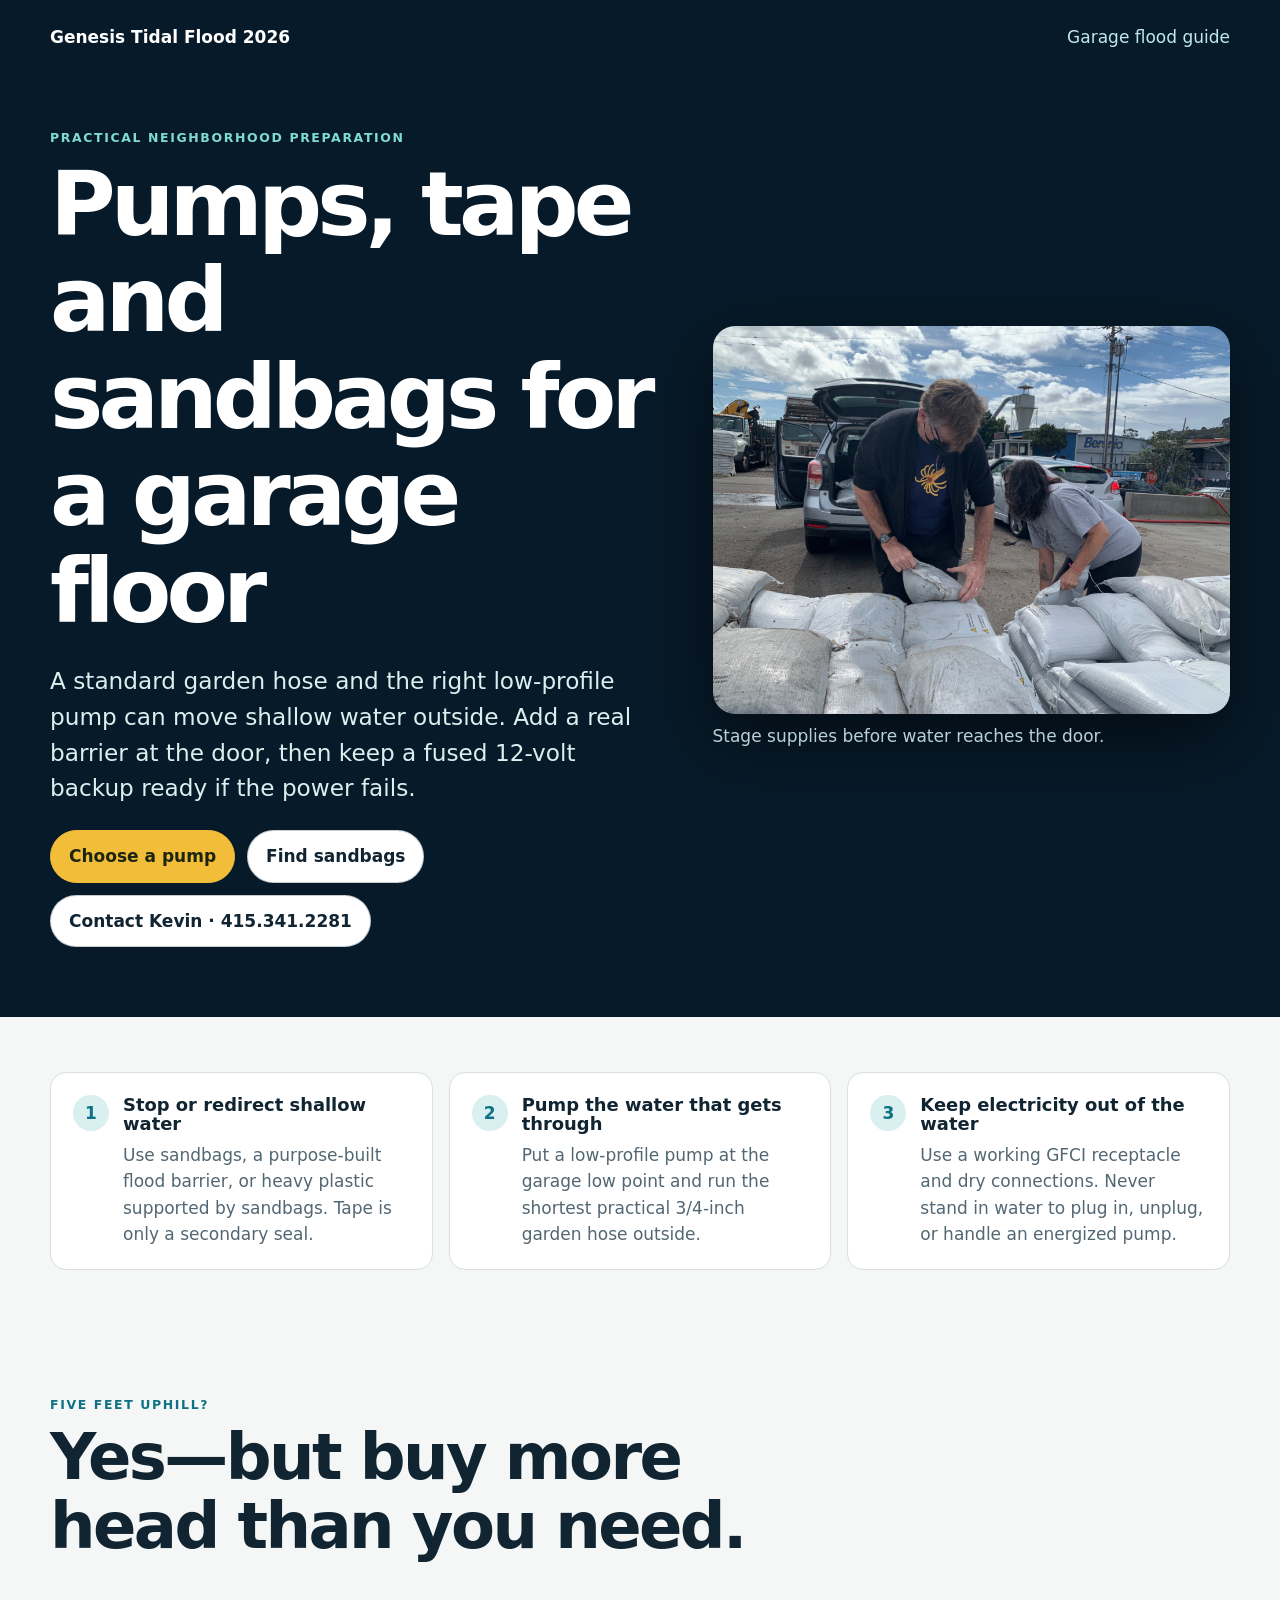
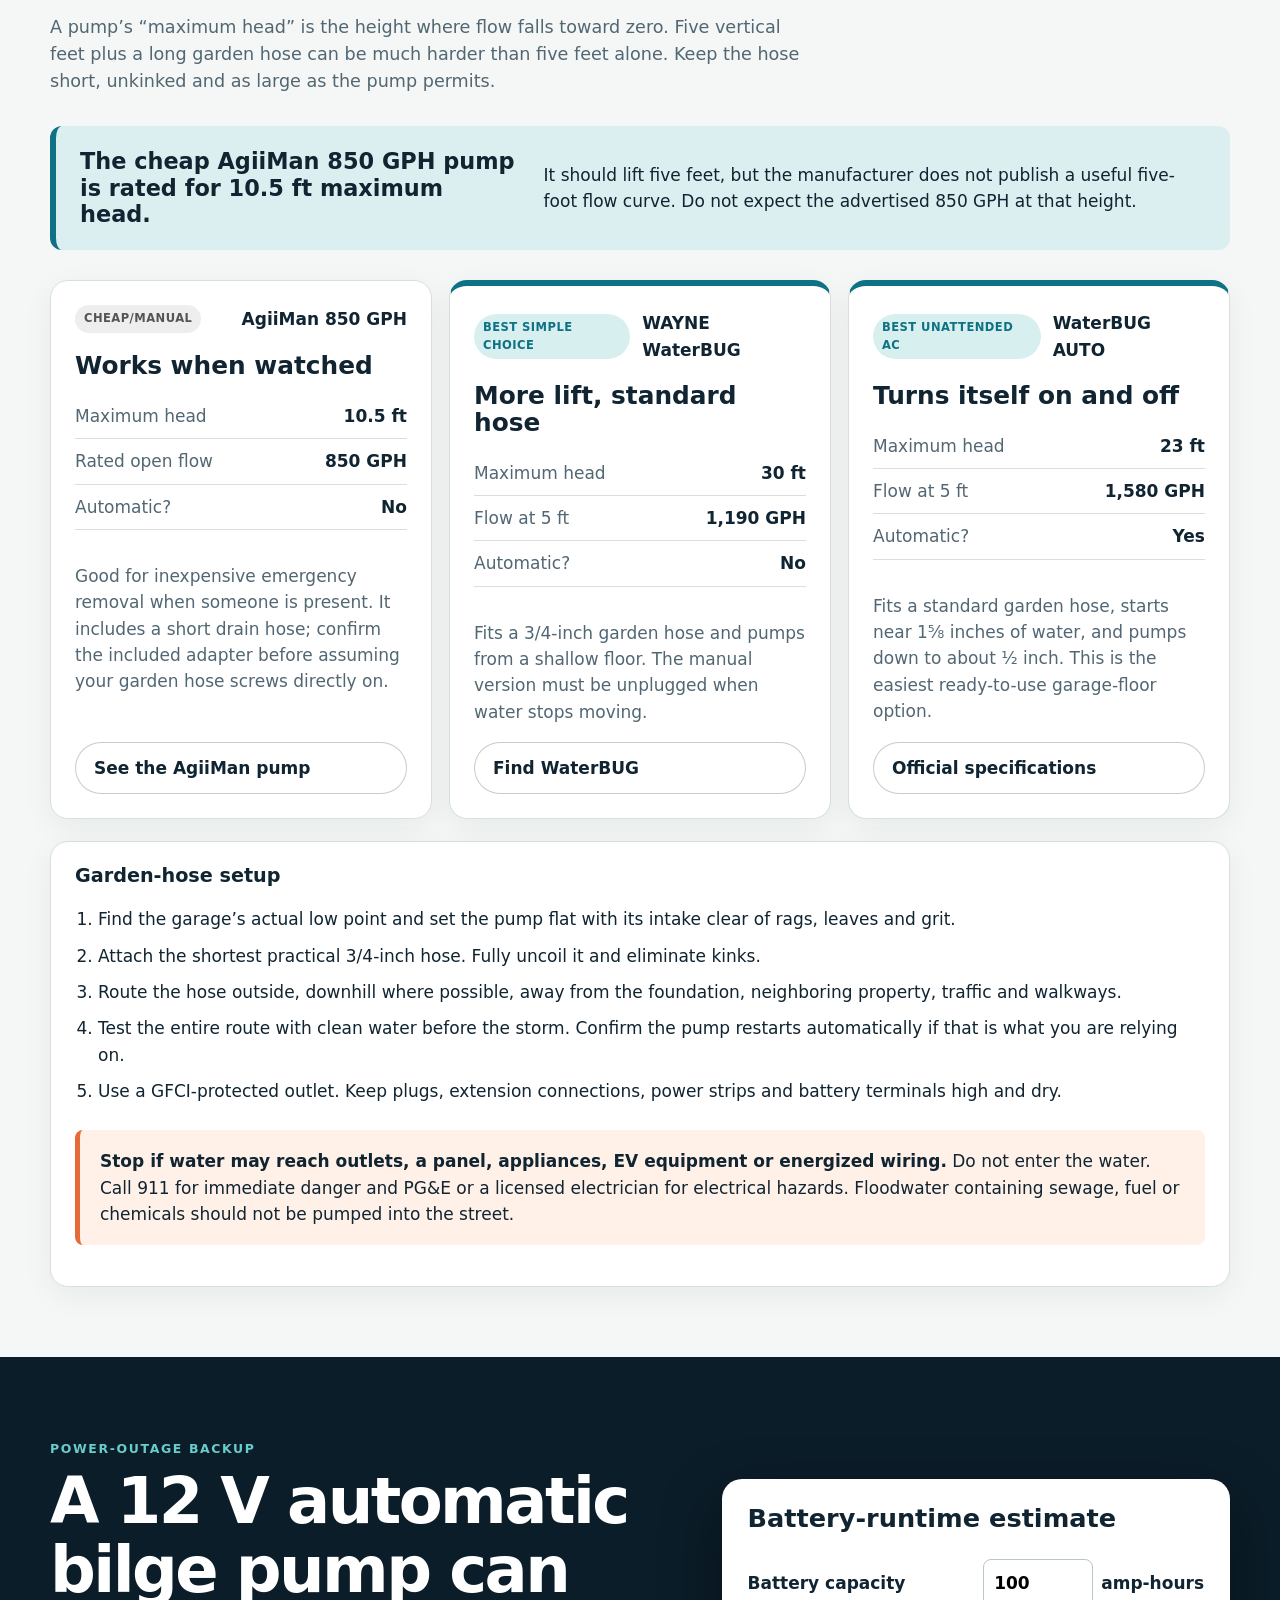
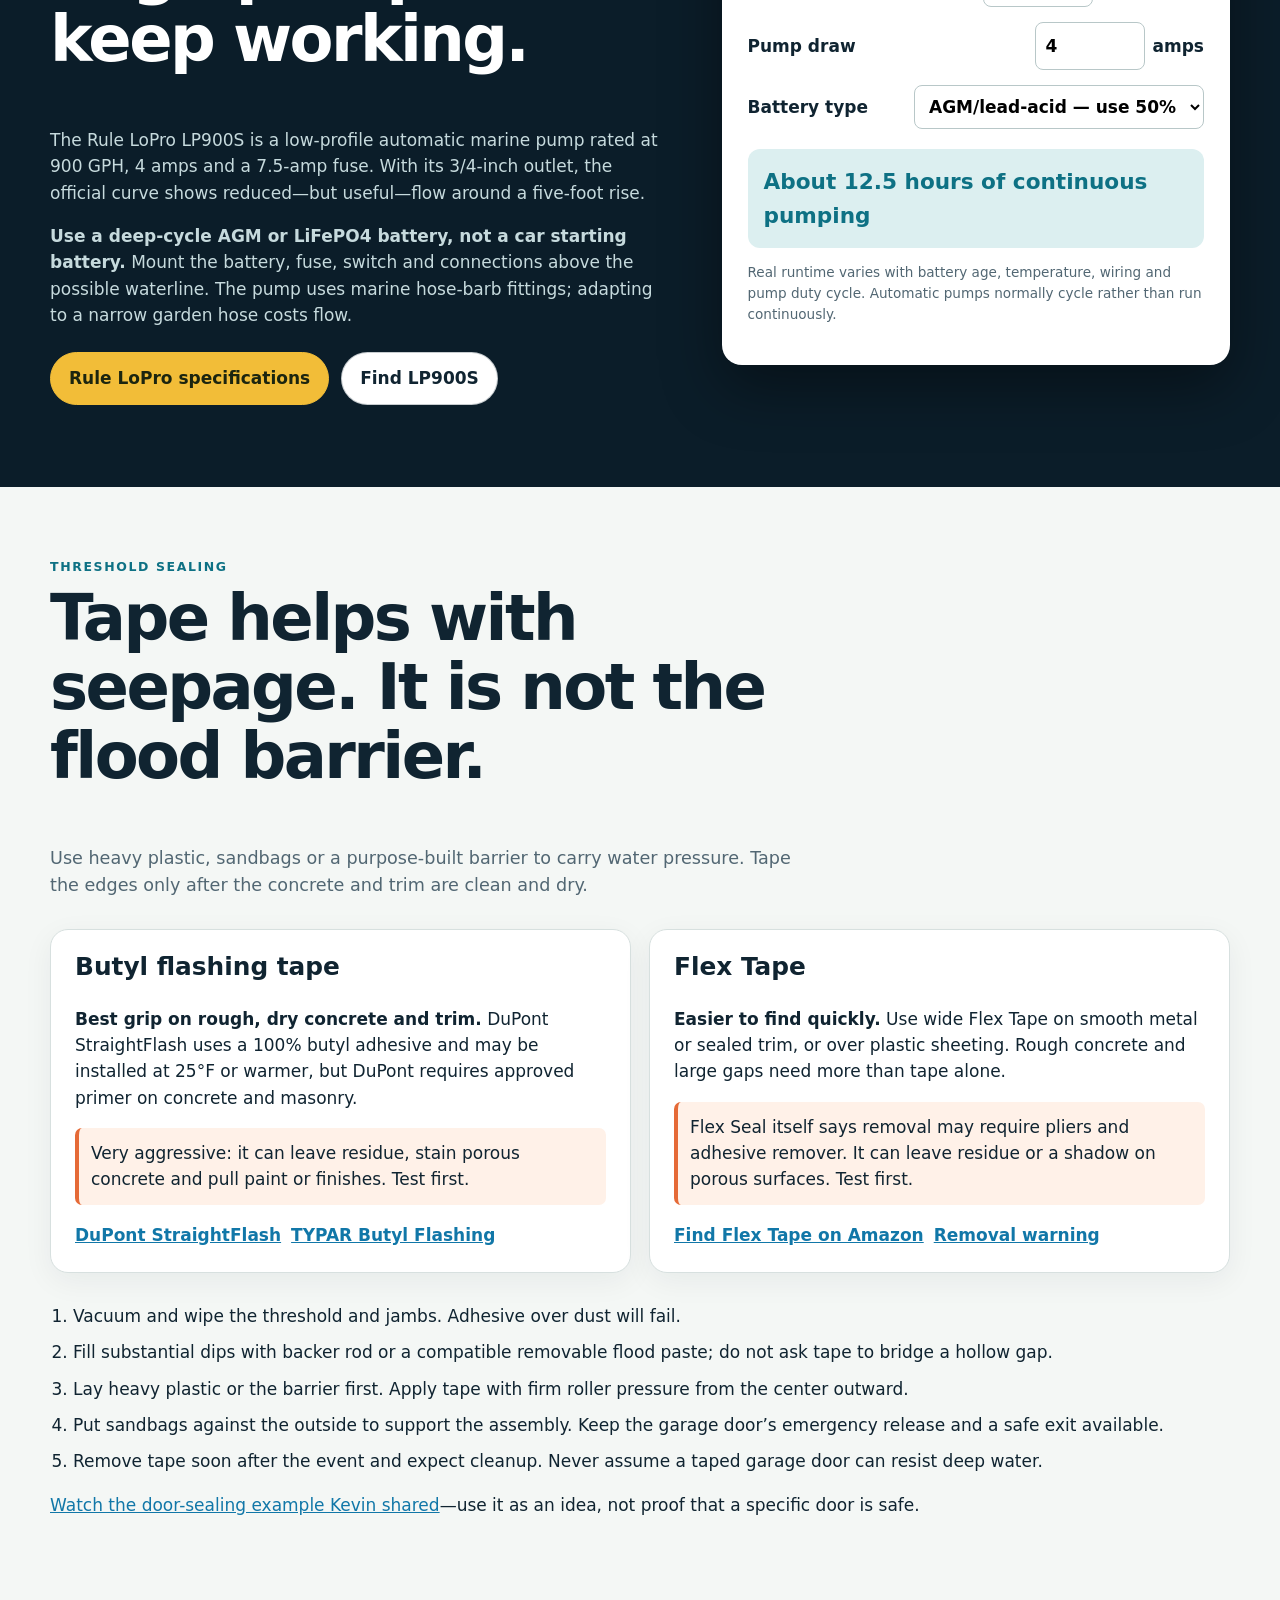
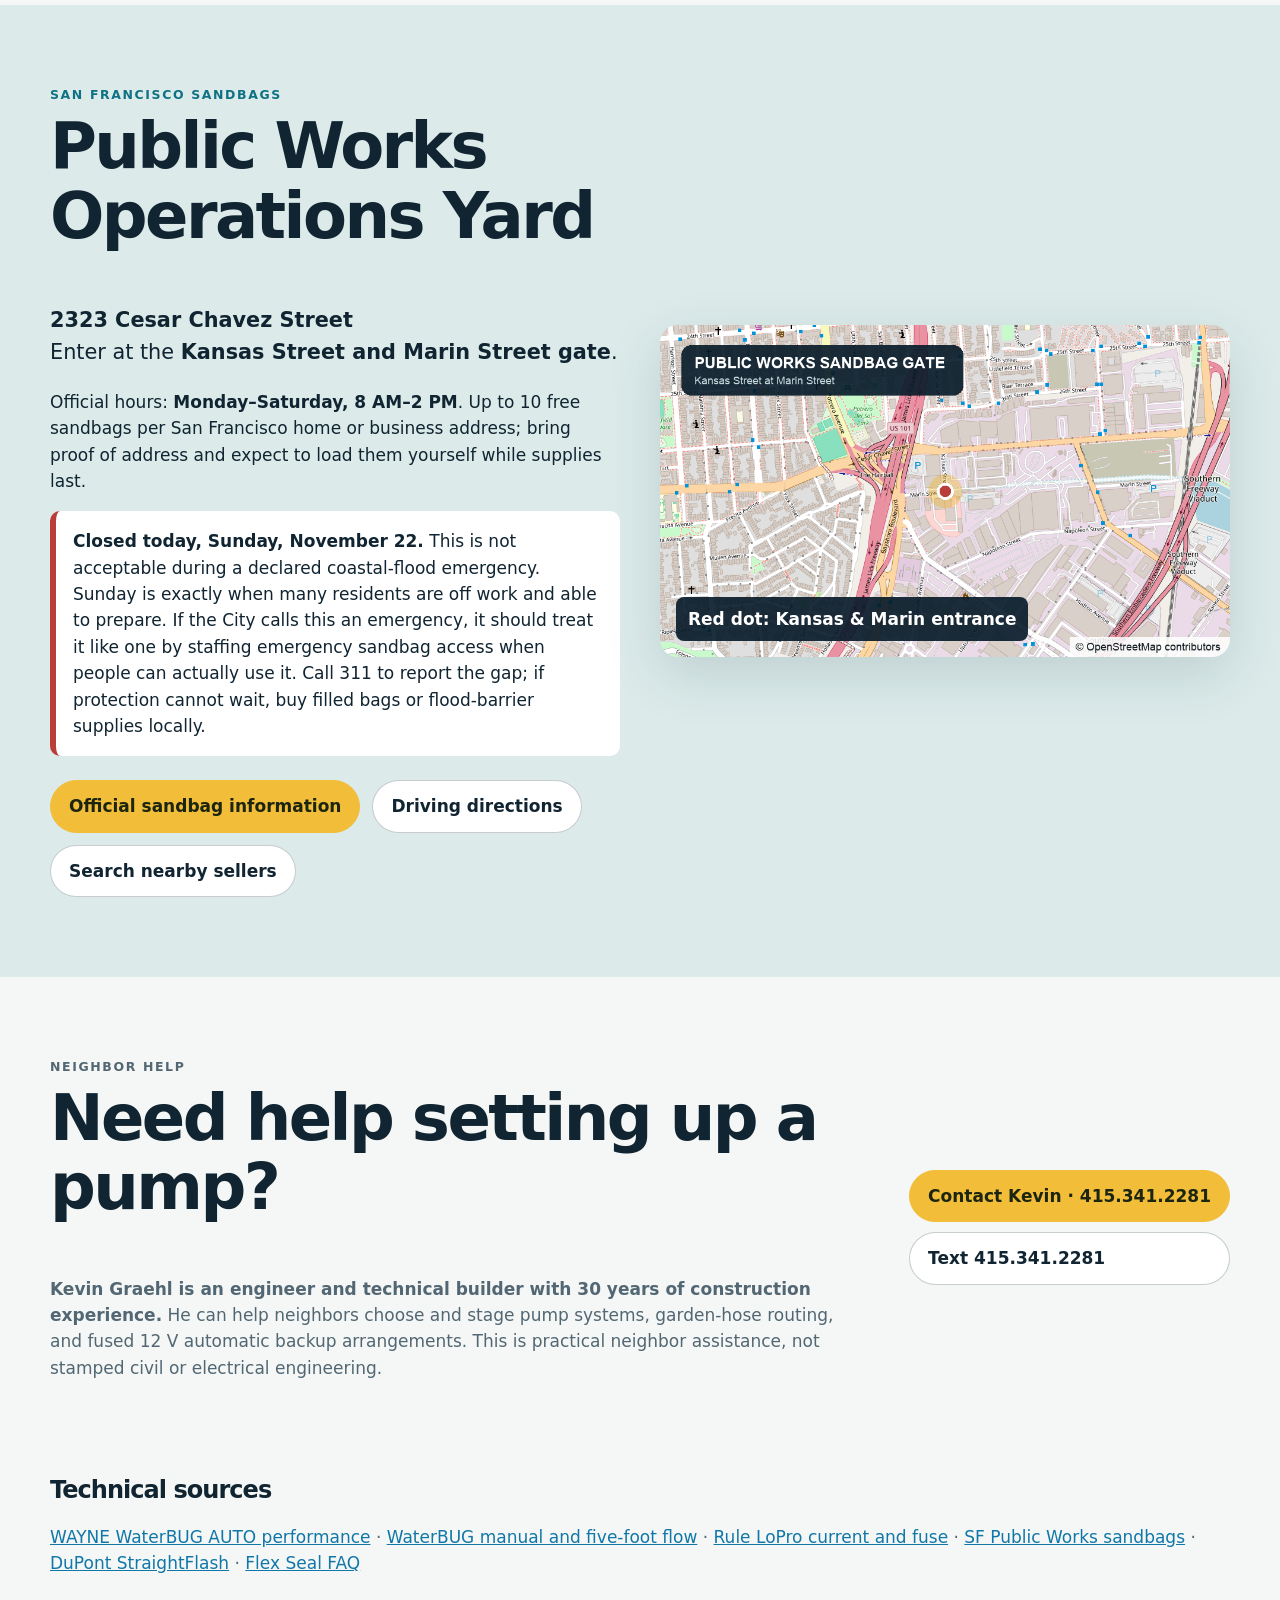
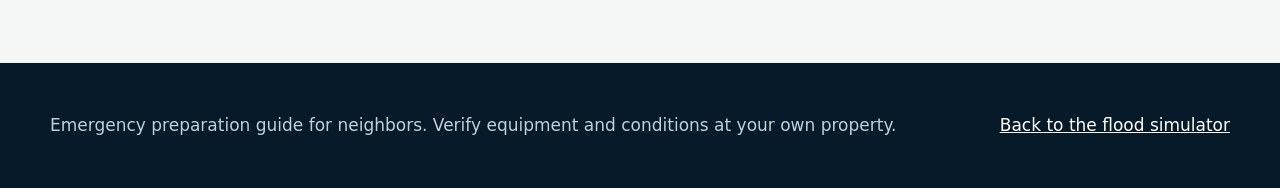
<file: garage-flood-prep/index.html>
<!doctype html>
<html lang="en">
<head>
  <meta charset="utf-8">
  <meta name="viewport" content="width=device-width,initial-scale=1">
  <title>Garage Flood Prep — Pumps, Tape & Sandbags | Genesis Tidal Flood 2026</title>
  <meta name="description" content="Practical San Francisco garage flood preparation: low-profile pumps, garden hoses, 12-volt battery backup, threshold tape, and sandbag pickup directions.">
  <link rel="canonical" href="https://kevingraehl.com/genesis-tidal-flood-2026/garage-flood-prep/">
  <link rel="stylesheet" href="../styles.css">
  <link rel="stylesheet" href="prep.css">
</head>
<body>
  <a class="skip" href="#main">Skip to the guide</a>
  <header class="prep-hero">
    <nav><a href="../">Genesis Tidal Flood 2026</a><span>Garage flood guide</span></nav>
    <div class="prep-hero-grid">
      <div>
        <p class="eyebrow">Practical neighborhood preparation</p>
        <h1>Pumps, tape and sandbags for a garage floor</h1>
        <p class="lede">A standard garden hose and the right low-profile pump can move shallow water outside. Add a real barrier at the door, then keep a fused 12-volt backup ready if the power fails.</p>
        <div class="hero-actions"><a class="button primary" href="#pumps">Choose a pump</a><a class="button" href="#sandbags">Find sandbags</a><a class="button" href="tel:+14153412281">Contact Kevin · 415.341.2281</a></div>
      </div>
      <figure><img src="sandbag-team.jpg" alt="Two neighbors stacking filled sandbags at a distribution yard"><figcaption>Stage supplies before water reaches the door.</figcaption></figure>
    </div>
  </header>

  <main id="main">
    <section class="quick wrap">
      <article><span>1</span><div><h2>Stop or redirect shallow water</h2><p>Use sandbags, a purpose-built flood barrier, or heavy plastic supported by sandbags. Tape is only a secondary seal.</p></div></article>
      <article><span>2</span><div><h2>Pump the water that gets through</h2><p>Put a low-profile pump at the garage low point and run the shortest practical 3/4-inch garden hose outside.</p></div></article>
      <article><span>3</span><div><h2>Keep electricity out of the water</h2><p>Use a working GFCI receptacle and dry connections. Never stand in water to plug in, unplug, or handle an energized pump.</p></div></article>
    </section>

    <section id="pumps" class="wrap guide-section">
      <div class="section-head"><p class="eyebrow">Five feet uphill?</p><h2>Yes—but buy more head than you need.</h2><p>A pump’s “maximum head” is the height where flow falls toward zero. Five vertical feet plus a long garden hose can be much harder than five feet alone. Keep the hose short, unkinked and as large as the pump permits.</p></div>
      <div class="answer-now"><strong>The cheap AgiiMan 850 GPH pump is rated for 10.5 ft maximum head.</strong><span>It should lift five feet, but the manufacturer does not publish a useful five-foot flow curve. Do not expect the advertised 850 GPH at that height.</span></div>
      <div class="product-grid">
        <article>
          <div class="product-top"><span class="tag cheap">Cheap/manual</span><b>AgiiMan 850 GPH</b></div>
          <h3>Works when watched</h3>
          <dl><div><dt>Maximum head</dt><dd>10.5 ft</dd></div><div><dt>Rated open flow</dt><dd>850 GPH</dd></div><div><dt>Automatic?</dt><dd>No</dd></div></dl>
          <p>Good for inexpensive emergency removal when someone is present. It includes a short drain hose; confirm the included adapter before assuming your garden hose screws directly on.</p>
          <a class="button" href="https://www.amazon.com/dp/B0CQ24CFJL" target="_blank" rel="noopener">See the AgiiMan pump</a>
        </article>
        <article class="recommended">
          <div class="product-top"><span class="tag">Best simple choice</span><b>WAYNE WaterBUG</b></div>
          <h3>More lift, standard hose</h3>
          <dl><div><dt>Maximum head</dt><dd>30 ft</dd></div><div><dt>Flow at 5 ft</dt><dd>1,190 GPH</dd></div><div><dt>Automatic?</dt><dd>No</dd></div></dl>
          <p>Fits a 3/4-inch garden hose and pumps from a shallow floor. The manual version must be unplugged when water stops moving.</p>
          <a class="button" href="https://www.amazon.com/s?k=WAYNE+WaterBUG+WWB" target="_blank" rel="noopener">Find WaterBUG</a>
        </article>
        <article class="recommended">
          <div class="product-top"><span class="tag">Best unattended AC</span><b>WaterBUG AUTO</b></div>
          <h3>Turns itself on and off</h3>
          <dl><div><dt>Maximum head</dt><dd>23 ft</dd></div><div><dt>Flow at 5 ft</dt><dd>1,580 GPH</dd></div><div><dt>Automatic?</dt><dd>Yes</dd></div></dl>
          <p>Fits a standard garden hose, starts near 1⅝ inches of water, and pumps down to about ½ inch. This is the easiest ready-to-use garage-floor option.</p>
          <a class="button" href="https://www.waynepumps.com/product/wwb-wayne-waterbug-auto/" target="_blank" rel="noopener">Official specifications</a>
        </article>
      </div>

      <div class="setup-card">
        <h3>Garden-hose setup</h3>
        <ol>
          <li>Find the garage’s actual low point and set the pump flat with its intake clear of rags, leaves and grit.</li>
          <li>Attach the shortest practical 3/4-inch hose. Fully uncoil it and eliminate kinks.</li>
          <li>Route the hose outside, downhill where possible, away from the foundation, neighboring property, traffic and walkways.</li>
          <li>Test the entire route with clean water before the storm. Confirm the pump restarts automatically if that is what you are relying on.</li>
          <li>Use a GFCI-protected outlet. Keep plugs, extension connections, power strips and battery terminals high and dry.</li>
        </ol>
        <p class="caution"><strong>Stop if water may reach outlets, a panel, appliances, EV equipment or energized wiring.</strong> Do not enter the water. Call 911 for immediate danger and PG&amp;E or a licensed electrician for electrical hazards. Floodwater containing sewage, fuel or chemicals should not be pumped into the street.</p>
      </div>
    </section>

    <section id="backup" class="dark-band">
      <div class="wrap backup-grid">
        <div>
          <p class="eyebrow">Power-outage backup</p><h2>A 12 V automatic bilge pump can keep working.</h2>
          <p>The Rule LoPro LP900S is a low-profile automatic marine pump rated at 900 GPH, 4 amps and a 7.5-amp fuse. With its 3/4-inch outlet, the official curve shows reduced—but useful—flow around a five-foot rise.</p>
          <p><strong>Use a deep-cycle AGM or LiFePO4 battery, not a car starting battery.</strong> Mount the battery, fuse, switch and connections above the possible waterline. The pump uses marine hose-barb fittings; adapting to a narrow garden hose costs flow.</p>
          <div class="hero-actions"><a class="button primary" href="https://www.xylem.com/en-us/products--services/pumps-packaged-pump-systems/pumps/submersible-pumps/bilge-pumps/lopro-bilge-pumps/" target="_blank" rel="noopener">Rule LoPro specifications</a><a class="button" href="https://www.amazon.com/s?k=Rule+LP900S+automatic+bilge+pump" target="_blank" rel="noopener">Find LP900S</a></div>
        </div>
        <form class="runtime" id="runtime-calculator">
          <h3>Battery-runtime estimate</h3>
          <label>Battery capacity<input id="battery-ah" type="number" min="10" max="400" value="100" step="5"><span>amp-hours</span></label>
          <label>Pump draw<input id="pump-amps" type="number" min="1" max="40" value="4" step="0.1"><span>amps</span></label>
          <label>Battery type<select id="battery-type"><option value="0.5">AGM/lead-acid — use 50%</option><option value="0.85">LiFePO4 — use 85%</option></select></label>
          <output id="runtime-output">About 12.5 hours of continuous pumping</output>
          <p>Real runtime varies with battery age, temperature, wiring and pump duty cycle. Automatic pumps normally cycle rather than run continuously.</p>
        </form>
      </div>
    </section>

    <section id="seal" class="wrap guide-section">
      <div class="section-head"><p class="eyebrow">Threshold sealing</p><h2>Tape helps with seepage. It is not the flood barrier.</h2><p>Use heavy plastic, sandbags or a purpose-built barrier to carry water pressure. Tape the edges only after the concrete and trim are clean and dry.</p></div>
      <div class="tape-grid">
        <article><h3>Butyl flashing tape</h3><p><strong>Best grip on rough, dry concrete and trim.</strong> DuPont StraightFlash uses a 100% butyl adhesive and may be installed at 25°F or warmer, but DuPont requires approved primer on concrete and masonry.</p><p class="warning-small">Very aggressive: it can leave residue, stain porous concrete and pull paint or finishes. Test first.</p><div class="link-row"><a href="https://www.dupont.com/products/dupont-straightflash.html" target="_blank" rel="noopener">DuPont StraightFlash</a><a href="https://www.typar.com/product/butyl-flashing/" target="_blank" rel="noopener">TYPAR Butyl Flashing</a></div></article>
        <article><h3>Flex Tape</h3><p><strong>Easier to find quickly.</strong> Use wide Flex Tape on smooth metal or sealed trim, or over plastic sheeting. Rough concrete and large gaps need more than tape alone.</p><p class="warning-small">Flex Seal itself says removal may require pliers and adhesive remover. It can leave residue or a shadow on porous surfaces. Test first.</p><div class="link-row"><a href="https://www.amazon.com/s?k=6+inch+waterproof+flex+seal" target="_blank" rel="noopener">Find Flex Tape on Amazon</a><a href="https://flexsealproducts.com/blogs/how-to/how-to-remove-flex-tape" target="_blank" rel="noopener">Removal warning</a></div></article>
      </div>
      <ol class="steps">
        <li>Vacuum and wipe the threshold and jambs. Adhesive over dust will fail.</li>
        <li>Fill substantial dips with backer rod or a compatible removable flood paste; do not ask tape to bridge a hollow gap.</li>
        <li>Lay heavy plastic or the barrier first. Apply tape with firm roller pressure from the center outward.</li>
        <li>Put sandbags against the outside to support the assembly. Keep the garage door’s emergency release and a safe exit available.</li>
        <li>Remove tape soon after the event and expect cleanup. Never assume a taped garage door can resist deep water.</li>
      </ol>
      <p><a href="https://youtu.be/tYfH6eXIKVs?si=0_Iieljk3C4oS9W_&amp;t=172" target="_blank" rel="noopener">Watch the door-sealing example Kevin shared</a>—use it as an idea, not proof that a specific door is safe.</p>
    </section>

    <section id="sandbags" class="sandbag-band">
      <div class="wrap sandbag-grid">
        <div>
          <p class="eyebrow">San Francisco sandbags</p><h2>Public Works Operations Yard</h2>
          <p class="address"><strong>2323 Cesar Chavez Street</strong><br>Enter at the <strong>Kansas Street and Marin Street gate</strong>.</p>
          <p>Official hours: <strong>Monday–Saturday, 8 AM–2 PM</strong>. Up to 10 free sandbags per San Francisco home or business address; bring proof of address and expect to load them yourself while supplies last.</p>
          <p class="closed"><strong>Closed today, Sunday, November 22.</strong> This is not acceptable during a declared coastal-flood emergency. Sunday is exactly when many residents are off work and able to prepare. If the City calls this an emergency, it should treat it like one by staffing emergency sandbag access when people can actually use it. Call 311 to report the gap; if protection cannot wait, buy filled bags or flood-barrier supplies locally.</p>
          <div class="hero-actions"><a class="button primary" href="https://sfpublicworks.org/services/sandbags" target="_blank" rel="noopener">Official sandbag information</a><a class="button" href="https://www.google.com/maps/dir/?api=1&amp;destination=37.7482529,-122.4020106" target="_blank" rel="noopener">Driving directions</a><a class="button" href="https://www.google.com/maps/search/sandbags+near+San+Francisco,+CA/" target="_blank" rel="noopener">Search nearby sellers</a></div>
        </div>
        <a class="map-card" href="https://www.google.com/maps/dir/?api=1&amp;destination=37.7482529,-122.4020106" target="_blank" rel="noopener"><img src="sandbag-yard-map.png" alt="Map with a red dot at the San Francisco Public Works sandbag gate at Kansas and Marin Streets"><span>Red dot: Kansas &amp; Marin entrance</span></a>
      </div>
    </section>

    <section class="help wrap">
      <div><p class="eyebrow">Neighbor help</p><h2>Need help setting up a pump?</h2><p><strong>Kevin Graehl is an engineer and technical builder with 30 years of construction experience.</strong> He can help neighbors choose and stage pump systems, garden-hose routing, and fused 12 V automatic backup arrangements. This is practical neighbor assistance, not stamped civil or electrical engineering.</p></div>
      <div class="contact"><a class="button primary" href="tel:+14153412281">Contact Kevin · 415.341.2281</a><a class="button" href="sms:+14153412281">Text 415.341.2281</a></div>
    </section>

    <section class="wrap sources-block"><h2>Technical sources</h2><p><a href="https://www.waynepumps.com/product/wwb-wayne-waterbug-auto/">WAYNE WaterBUG AUTO performance</a> · <a href="https://assets.unilogcorp.com/187/ITEM/DOC/WAYNE_100294666_Instruction_Installation_Manual.pdf">WaterBUG manual and five-foot flow</a> · <a href="https://www.xylem.com/en-us/products--services/pumps-packaged-pump-systems/pumps/submersible-pumps/bilge-pumps/lopro-bilge-pumps/">Rule LoPro current and fuse</a> · <a href="https://sfpublicworks.org/services/sandbags">SF Public Works sandbags</a> · <a href="https://www.dupont.com/products/dupont-straightflash.html">DuPont StraightFlash</a> · <a href="https://flexsealproducts.com/pages/faqs">Flex Seal FAQ</a></p></section>
  </main>

  <footer><div class="wrap"><p>Emergency preparation guide for neighbors. Verify equipment and conditions at your own property.</p><p><a href="../">Back to the flood simulator</a></p></div></footer>
  <script src="prep.js" defer></script>
</body>
</html>
</file>
<file: styles.css>
:root{--ink:#102431;--muted:#526773;--paper:#f4f7f5;--card:#fff;--teal:#0e7184;--blue:#1177a8;--red:#b93d38;--gold:#f0b429;--line:#d7e0df;--shadow:0 18px 55px rgba(17,43,54,.14)}*{box-sizing:border-box}html{scroll-behavior:smooth}body{margin:0;background:var(--paper);color:var(--ink);font:17px/1.55 Inter,ui-sans-serif,system-ui,-apple-system,BlinkMacSystemFont,"Segoe UI",sans-serif}.skip{position:absolute;left:-999px;top:8px;background:#fff;padding:10px;z-index:9999}.skip:focus{left:8px}a{color:var(--blue)}.wrap{width:min(1180px,calc(100% - 40px));margin-inline:auto}.hero{min-height:640px;color:#fff;background:radial-gradient(circle at 78% 28%,rgba(37,181,184,.32),transparent 34%),linear-gradient(145deg,#071a29 5%,#0e5268 58%,#188d8b);position:relative;overflow:hidden}.hero:after{content:"";position:absolute;inset:auto -10% -38% 28%;height:70%;background:linear-gradient(145deg,transparent 45%,rgba(255,255,255,.12) 46%,transparent 47%),repeating-linear-gradient(0deg,transparent 0 31px,rgba(255,255,255,.055) 32px 33px);transform:rotate(-7deg)}nav{width:min(1180px,calc(100% - 40px));margin:auto;display:flex;justify-content:space-between;padding:24px 0;position:relative;z-index:2}nav a{color:#fff;text-decoration:none;font-weight:750}nav span{color:#bfe8e8}.hero-copy{width:min(950px,calc(100% - 40px));margin:78px auto 0;position:relative;z-index:2}.eyebrow{text-transform:uppercase;letter-spacing:.13em;font-size:.78rem;font-weight:850;color:#0e7184;margin:0 0 8px}.hero .eyebrow{color:#98e1df}h1,h2,h3{line-height:1.08;margin-top:0}h1{font-size:clamp(3rem,8vw,6.8rem);letter-spacing:-.055em;margin-bottom:22px;max-width:900px}h2{font-size:clamp(2.2rem,5vw,4.2rem);letter-spacing:-.04em}h3{font-size:1.2rem}.lede{font-size:clamp(1.1rem,2.2vw,1.45rem);max-width:780px;color:#d9f0ef}.warning{display:flex;gap:14px;align-items:center;background:#fff3d0;color:#432d00;border-left:5px solid var(--gold);padding:14px 18px;max-width:850px;margin:28px 0;border-radius:8px}.warning strong{white-space:nowrap}.hero-actions,.downloads,.sources{display:flex;flex-wrap:wrap;gap:12px;margin-top:24px}.button{appearance:none;border:1px solid rgba(16,36,49,.23);background:#fff;color:var(--ink);border-radius:999px;padding:12px 18px;font:inherit;font-weight:780;text-decoration:none;cursor:pointer}.button.primary{background:#f2bd38;border-color:#f2bd38;color:#1c250f}.hero .button:not(.primary){background:transparent;border-color:rgba(255,255,255,.5);color:#fff}.answers,.evidence,.action,.methods{padding:90px 0}.section-head{max-width:760px}.answer-grid{display:grid;grid-template-columns:repeat(4,1fr);gap:16px;margin-top:34px}.answer-grid article,.mechanism-grid article{background:var(--card);padding:24px;border:1px solid var(--line);border-radius:18px;box-shadow:0 7px 25px rgba(16,36,49,.05)}.answer-grid article>span{display:grid;place-items:center;width:34px;height:34px;border-radius:50%;background:#daf0f0;color:var(--teal);font-weight:900}.answer-grid strong{display:block;font-size:1.5rem;color:var(--teal)}.answer-grid p{color:var(--muted);margin-bottom:0}.caution{background:#fff1e8;border-left:5px solid #e56a37;padding:18px 20px;border-radius:8px;margin-top:26px}.map-section{background:#0b1d29;color:#fff;padding-top:78px}.map-copy{display:grid;grid-template-columns:1fr 1fr;gap:60px;align-items:end;margin-bottom:26px}.map-copy .eyebrow{color:#67ccca}.map-copy p{color:#c6dadd}.sim-controls{display:grid;grid-template-columns:1fr auto;gap:10px;align-items:end}.sim-controls label{grid-column:1/-1;color:#b7d1d9;font-size:.9rem}.sim-controls select{grid-column:1/-1;background:#fff;color:var(--ink);border:0;border-radius:10px;padding:13px 14px;font:inherit}.map-shell{position:relative}.map-shell #map{height:min(75vh,780px);min-height:570px;background:#cde0e0}.legend{position:absolute;z-index:500;bottom:24px;left:20px;background:rgba(255,255,255,.94);color:var(--ink);padding:9px 12px;border-radius:9px;display:flex;align-items:center;gap:8px;font-size:.78rem;box-shadow:var(--shadow)}.legend i{display:block;width:130px;height:10px;background:linear-gradient(90deg,#0b4d79,#178eb2,#4cc9a2,#d7d85b,#f4a340,#d95b43,#7b2c4a)}.scenario-note{position:absolute;z-index:500;top:18px;left:50%;transform:translateX(-50%);max-width:min(700px,90%);background:rgba(8,29,42,.91);padding:12px 16px;border-radius:10px;text-align:center;font-size:.9rem}.leaflet-popup-content{font:14px/1.4 Inter,system-ui,sans-serif}.leaflet-popup-content h3{margin:0 0 7px}.map-report{border-left:4px solid #f0b429;padding-left:9px}.table-wrap{overflow-x:auto;background:#fff;border-radius:16px;border:1px solid var(--line);margin-top:30px}table{border-collapse:collapse;width:100%;min-width:680px}th,td{text-align:left;padding:15px 17px;border-bottom:1px solid var(--line)}th{font-size:.8rem;text-transform:uppercase;letter-spacing:.07em;color:var(--muted)}td:nth-child(n+2){font-variant-numeric:tabular-nums}.downloads a,.sources a{background:#e5efee;border-radius:999px;padding:9px 13px;text-decoration:none;font-weight:700}.evidence figure{margin:44px 0 0}.evidence img{display:block;width:100%;background:#fff;border:1px solid var(--line);border-radius:18px}.evidence figcaption{color:var(--muted);margin-top:10px}.mechanisms{background:#dcebea;padding:90px 0}.mechanism-grid{display:grid;grid-template-columns:repeat(4,1fr);gap:16px}.mechanism-grid article{box-shadow:none}.action ol{display:grid;gap:12px;padding-left:24px;max-width:900px}.action li{padding-left:8px}.methods{border-top:1px solid var(--line)}.methods>p{max-width:900px;color:var(--muted)}footer{background:#071a29;color:#bed1d8;padding:32px 0}footer .wrap{display:flex;justify-content:space-between;gap:20px}footer a{color:#fff}dialog{border:0;border-radius:18px;padding:0;box-shadow:var(--shadow);width:min(610px,calc(100% - 28px));color:var(--ink)}dialog::backdrop{background:rgba(3,18,28,.72)}dialog form{padding:28px;position:relative}dialog .close{position:absolute;right:14px;top:10px;border:0;background:transparent;font-size:2rem;cursor:pointer}dialog label{display:grid;gap:5px;font-weight:700;margin:14px 0}dialog input,dialog select,dialog textarea{width:100%;font:inherit;padding:11px 12px;border:1px solid #b8c7c8;border-radius:8px;background:#fff}dialog textarea{min-height:115px;resize:vertical}.two{display:grid;grid-template-columns:1fr 1fr;gap:12px}.honeypot{position:absolute!important;left:-9999px!important}.form-status{min-height:1.4em;color:var(--red);font-weight:700}@media(max-width:900px){.answer-grid,.mechanism-grid{grid-template-columns:1fr 1fr}.map-copy{grid-template-columns:1fr}.hero-copy{margin-top:48px}.hero{min-height:700px}}@media(max-width:620px){body{font-size:16px}.wrap{width:min(100% - 26px,1180px)}.answer-grid,.mechanism-grid{grid-template-columns:1fr}.warning{align-items:flex-start;flex-direction:column}.sim-controls{grid-template-columns:1fr}.sim-controls .button{width:100%}.map-shell #map{min-height:560px}.scenario-note{top:10px;font-size:.78rem}.legend{bottom:14px;left:12px}.legend i{width:70px}.two{grid-template-columns:1fr}footer .wrap{flex-direction:column}nav span{display:none}}

/* Continuous flood slider and contained map. */
.map-copy{grid-template-columns:minmax(0,.8fr) minmax(520px,1.2fr);align-items:start;margin-bottom:34px}
.map-copy h2{margin-bottom:16px}
.sim-controls{display:block;background:#132b39;border:1px solid rgba(255,255,255,.12);border-radius:18px;padding:22px}
.water-readout{display:flex;align-items:baseline;justify-content:space-between;gap:18px;margin-bottom:12px}
.water-readout output{font-size:clamp(1.75rem,4vw,3.2rem);font-weight:900;color:#fff;letter-spacing:-.04em}
.water-readout span{color:#8de0de;font-weight:800;text-align:right}
.sim-controls>label{display:block;margin:0 0 8px;color:#bdd4db;font-size:.9rem}
#water-slider{display:block;width:100%;accent-color:#38a8e8;cursor:ew-resize}
.scale-labels{height:142px;position:relative;margin:4px 8px 0;color:#a9c3cc;font-size:.67rem;line-height:1.15}
.scale-labels>span{position:absolute;left:var(--p);top:0;width:105px;transform:translateX(-50%);text-align:center}
.scale-labels i{display:block;width:2px;height:16px;background:#c5d8df;margin:0 auto 3px}
.scale-labels b{color:#fff}
.scale-labels .slr{top:48px;color:#e7c980}
.scale-labels .slr i{background:#e7c980}
.scale-labels .astronomical{top:94px}
.scale-labels .forecast{top:0;color:#6be1dd;font-weight:800}
.scale-labels .forecast i{background:#6be1dd;width:4px;height:22px}
.scale-labels .record{top:50px;color:#f0b429}
.scale-labels .record i{background:#f0b429}
.scale-labels .extreme{color:#ff9d78;font-weight:850}
.scale-labels .extreme i{background:#ff7048;width:4px;height:22px}
.sim-actions{display:flex;flex-wrap:wrap;gap:9px}
.sim-actions .button{flex:1 1 170px}
.sim-actions .extreme-button{background:#ff7048;border-color:#ff7048;color:#171d20}
.terrain-toggle{margin-top:15px!important;color:#c2d5dc!important;cursor:pointer}
.terrain-toggle input{margin-right:7px}
.terrain-toggle small{font-size:.78rem;color:#91aeb8}
.map-shell{width:min(1180px,calc(100% - 40px));margin:0 auto;border:1px solid rgba(255,255,255,.18);border-radius:20px;overflow:hidden;box-shadow:0 22px 60px rgba(0,0,0,.32)}
.map-shell #map{height:clamp(430px,58vh,650px);min-height:0;background:#cde0e0}
.map-key{position:absolute;z-index:500;left:16px;bottom:16px;display:flex;flex-wrap:wrap;gap:10px;background:rgba(255,255,255,.94);color:var(--ink);padding:9px 12px;border-radius:10px;font-size:.78rem;font-weight:750;box-shadow:var(--shadow)}
.map-key span{display:flex;align-items:center;gap:6px}.map-key i{display:block;width:14px;height:14px;border-radius:50%}
.map-key .water{background:#1e90ff;border-radius:3px}.map-key .site{background:#fff;border:3px solid #102431}.map-key .target{background:#f0b429;border:3px solid #102431}
.scroll-hint{position:absolute;right:12px;bottom:12px;z-index:500;background:rgba(8,29,42,.86);color:#fff;border-radius:8px;padding:7px 9px;font-size:.72rem}
.scenario-note{top:14px;max-width:min(760px,88%);font-weight:700}
.map-shell.rising .scenario-note{animation:pulse-note .8s ease-in-out infinite alternate}
@keyframes pulse-note{to{box-shadow:0 0 0 5px rgba(56,168,232,.18)}}
.map-explainer{display:grid;grid-template-columns:repeat(2,minmax(0,1fr));gap:16px;padding:34px 0 82px}
.map-explainer article{background:#132b39;border:1px solid rgba(255,255,255,.1);border-radius:16px;padding:22px}
.map-explainer h3{color:#fff;margin-bottom:10px}.map-explainer p{color:#bdd0d7;margin:0}.map-explainer strong{color:#fff}
@media(max-width:1000px){.map-copy{grid-template-columns:1fr}.map-explainer{grid-template-columns:1fr}.scale-labels>span{font-size:.61rem;width:90px}}
@media(max-width:700px){
  .map-shell{width:calc(100% - 20px)}
  .map-shell #map{height:480px}
  .scale-labels{height:auto;display:grid;grid-template-columns:1fr 1fr;gap:6px;margin:12px 0 15px;font-size:.66rem}
  .scale-labels>span,.scale-labels .slr,.scale-labels .astronomical,.scale-labels .forecast,.scale-labels .record{position:static;transform:none;width:auto;top:auto;text-align:left;background:rgba(255,255,255,.055);border-radius:8px;padding:7px 8px;min-height:48px}
  .scale-labels i,.scale-labels .forecast i{display:block;float:left;width:3px;height:30px;margin:0 7px 0 0}
  .map-key{right:10px;bottom:10px}
  .scroll-hint{display:none}
  .scenario-note{top:8px}
  .water-readout{align-items:flex-start;flex-direction:column}
  .water-readout span{text-align:left}
}

/* Reddit-first landing: immediate animated water preview and a plain-English verdict. */
.hero{min-height:0;padding-bottom:58px}
.hero-copy{width:min(1180px,calc(100% - 40px));margin:34px auto 0;display:grid;grid-template-columns:minmax(360px,.82fr) minmax(540px,1.18fr);gap:44px;align-items:center}
.hero-message{min-width:0}
.hero h1{font-size:clamp(3.2rem,5.3vw,5.4rem);max-width:640px;margin-bottom:20px}
.hero .lede{font-size:clamp(1.06rem,1.7vw,1.28rem);line-height:1.5}
.hero .lede strong{color:#fff}
.hero .warning{display:block;margin:22px 0;padding:15px 17px}
.hero .warning strong{display:block;margin-bottom:3px;white-space:normal}
.hero-water-preview{margin:0;min-width:0;position:relative;z-index:2}
.hero-map-stage{position:relative;overflow:hidden;border-radius:22px;border:1px solid rgba(255,255,255,.28);box-shadow:0 28px 80px rgba(0,0,0,.4);background:#cde0e0;aspect-ratio:3/2}
.hero-map-stage>img,.hero-map-stage>canvas{position:absolute;inset:0;width:100%;height:100%;display:block}
.hero-map-stage>img{object-fit:cover}
.hero-map-stage>canvas{image-rendering:auto}
.hero-map-stage>.hero-skimboarder{z-index:3;inset:1% auto auto -38%;width:31%;height:auto;object-fit:contain;filter:drop-shadow(0 5px 5px rgba(0,0,0,.32));animation:skim-across 7s linear infinite}
@keyframes skim-across{0%,58%{transform:translateX(0) rotate(-2deg);opacity:0}62%{opacity:1}92%{transform:translateX(455%) rotate(2deg);opacity:1}97%,100%{transform:translateX(500%) rotate(2deg);opacity:0}}
.hero-live-label{position:absolute;left:16px;top:16px;display:grid;gap:2px;background:rgba(7,26,41,.91);padding:10px 13px;border-radius:10px;box-shadow:0 8px 28px rgba(0,0,0,.28)}
.hero-live-label span{font-size:.78rem;color:#a9d5db;font-weight:750}
.hero-live-label output{font-size:1.45rem;color:#fff;font-weight:900;font-variant-numeric:tabular-nums}
.hero-map-key{position:absolute;left:16px;bottom:16px;display:flex;align-items:center;gap:7px;background:rgba(255,255,255,.94);color:var(--ink);padding:8px 10px;border-radius:9px;font-size:.75rem;font-weight:800}
.hero-map-key i{width:15px;height:15px;border-radius:3px;background:#188ef2}
.fiction-label{position:absolute;z-index:4;right:12px;bottom:12px;background:rgba(7,26,41,.86);color:#fff;padding:6px 8px;border-radius:7px;font-size:.61rem;font-weight:750}
.hero-water-preview figcaption{color:#bcd6dc;font-size:.78rem;line-height:1.4;margin-top:9px}
.clarity{padding:86px 0 32px}
.clarity-intro{display:grid;grid-template-columns:.72fr 1.28fr;column-gap:50px;align-items:end}
.clarity-intro .eyebrow{grid-column:1/-1}
.clarity-intro h2{font-size:clamp(2.4rem,4.7vw,4.8rem);margin-bottom:0}
.clarity-intro>p:last-child{font-size:1.15rem;color:var(--muted);margin:0 0 8px}
.clarity-grid{display:grid;grid-template-columns:repeat(3,1fr);gap:16px;margin-top:36px}
.clarity-grid article{background:#fff;border:1px solid var(--line);border-radius:18px;padding:24px;box-shadow:0 8px 28px rgba(16,36,49,.06)}
.clarity-grid article>span{display:inline-block;color:#0e7184;background:#dceff0;border-radius:999px;padding:5px 9px;font-size:.74rem;font-weight:850;text-transform:uppercase;letter-spacing:.05em;margin-bottom:18px}
.clarity-grid h3{font-size:1.45rem}.clarity-grid p{color:var(--muted)}.clarity-grid a{font-weight:800}
.why-built{display:grid;grid-template-columns:180px 1fr auto;gap:24px;align-items:start;background:#0b1d29;color:#fff;border-radius:20px;padding:28px;margin-top:18px}
.why-built .eyebrow{color:#70d5d1;margin-top:7px}.why-built blockquote{font-size:clamp(1.1rem,2vw,1.42rem);line-height:1.5;margin:0;color:#e5f3f3}.why-built>p:last-child{color:#8fc9ca;white-space:nowrap}
@media(max-width:1000px){.hero-copy{grid-template-columns:1fr;margin-top:26px}.hero-message{max-width:760px}.hero-water-preview{max-width:850px}.clarity-intro{grid-template-columns:1fr}.clarity-intro h2{margin-bottom:20px}.clarity-grid{grid-template-columns:1fr}.why-built{grid-template-columns:1fr}.why-built .eyebrow{margin:0}.why-built>p:last-child{margin:0}}
@media(max-width:620px){.hero{padding-bottom:40px}.hero-copy{width:calc(100% - 26px);gap:28px}.hero h1{font-size:2.85rem}.hero-map-stage{border-radius:15px}.hero-live-label{left:10px;top:10px;padding:8px 10px}.hero-live-label span{font-size:.68rem}.hero-live-label output{font-size:1.15rem}.hero-map-key{left:10px;bottom:10px;right:10px;font-size:.67rem}.clarity{padding:58px 0 20px}.why-built{padding:22px}.answers{padding-top:55px}}
@media(prefers-reduced-motion:reduce){.hero-map-stage>.hero-skimboarder{animation:none;display:none}}
</file>
<file: garage-flood-prep/prep.css>
.prep-hero{background:#071a29;color:#fff;padding-bottom:70px}.prep-hero .eyebrow{color:#7edbd7}.prep-hero-grid{width:min(1180px,calc(100% - 40px));margin:54px auto 0;display:grid;grid-template-columns:1.08fr .92fr;gap:55px;align-items:center}.prep-hero h1{font-size:clamp(3rem,7vw,6rem)}.prep-hero figure{margin:0}.prep-hero figure img{width:100%;aspect-ratio:4/3;object-fit:cover;border-radius:22px;display:block;box-shadow:0 25px 70px #0008}.prep-hero figcaption{color:#b9d0d7;margin-top:9px}.quick{display:grid;grid-template-columns:repeat(3,1fr);gap:16px;padding:55px 0}.quick article{display:flex;gap:14px;border:1px solid var(--line);background:#fff;border-radius:16px;padding:22px}.quick article>span{flex:0 0 36px;width:36px;height:36px;border-radius:50%;display:grid;place-items:center;background:#d9eff0;color:#0e7184;font-weight:900}.quick h2{font-size:1.12rem;letter-spacing:0;margin-bottom:8px}.quick p{margin:0;color:var(--muted)}.guide-section{padding:70px 0}.section-head>p:last-child{color:var(--muted);font-size:1.1rem}.answer-now{display:grid;grid-template-columns:.8fr 1.2fr;gap:22px;align-items:center;background:#dceff0;border-left:6px solid #0e7184;border-radius:12px;padding:22px 24px;margin:30px 0}.answer-now strong{font-size:1.4rem;line-height:1.2}.product-grid{display:grid;grid-template-columns:repeat(3,1fr);gap:17px}.product-grid article,.setup-card,.tape-grid article{border:1px solid var(--line);background:#fff;border-radius:18px;padding:24px;box-shadow:0 8px 30px rgba(16,36,49,.06)}.product-grid article{display:flex;flex-direction:column}.product-grid article.recommended{border-top:6px solid #0e7184}.product-top{display:flex;justify-content:space-between;gap:12px;align-items:center}.tag{display:inline-block;border-radius:999px;background:#d8efef;color:#0e7184;padding:5px 9px;font-size:.72rem;font-weight:850;text-transform:uppercase;letter-spacing:.04em}.tag.cheap{background:#eee;color:#555}.product-grid h3{font-size:1.55rem;margin:20px 0 14px}.product-grid dl{margin:0 0 16px}.product-grid dl div{display:flex;justify-content:space-between;gap:12px;border-bottom:1px solid var(--line);padding:9px 0}.product-grid dt{color:var(--muted)}.product-grid dd{font-weight:850;margin:0}.product-grid p{color:var(--muted);flex:1}.setup-card{margin-top:22px}.setup-card ol,.steps{display:grid;gap:10px;padding-left:23px}.dark-band{background:#0b1d29;color:#fff;padding:82px 0}.dark-band .eyebrow{color:#67ccca}.backup-grid{display:grid;grid-template-columns:1.1fr .9fr;gap:50px;align-items:center}.backup-grid p{color:#c6dadd}.runtime{background:#fff;color:var(--ink);border-radius:20px;padding:26px;box-shadow:0 22px 60px #0006}.runtime h3{font-size:1.6rem}.runtime label{display:grid;grid-template-columns:1fr 110px auto;align-items:center;gap:8px;margin:15px 0;font-weight:700}.runtime input,.runtime select{width:100%;font:inherit;padding:10px;border:1px solid #b8c7c8;border-radius:8px;background:#fff}.runtime select{grid-column:2/4}.runtime output{display:block;background:#dceff0;border-radius:12px;padding:16px;margin:20px 0 10px;font-size:1.35rem;font-weight:900;color:#0e7184}.runtime p{color:var(--muted);font-size:.85rem}.tape-grid{display:grid;grid-template-columns:1fr 1fr;gap:18px;margin:30px 0}.tape-grid h3{font-size:1.55rem}.warning-small{background:#fff1e8;border-left:4px solid #e56a37;padding:12px;border-radius:7px}.link-row{display:flex;gap:10px;flex-wrap:wrap}.link-row a{font-weight:800}.sandbag-band{background:#dcebea;padding:80px 0}.sandbag-grid{display:grid;grid-template-columns:1fr 1fr;gap:40px;align-items:center}.address{font-size:1.3rem}.closed{background:#fff;border-left:6px solid #b93d38;padding:17px;border-radius:10px}.sandbag-band .button:not(.primary){background:#fff}.map-card{position:relative;display:block;color:#fff}.map-card img{display:block;width:100%;border-radius:18px;box-shadow:var(--shadow)}.map-card span{position:absolute;left:16px;bottom:16px;background:rgba(7,26,41,.91);padding:9px 12px;border-radius:8px;font-weight:800}.help{padding:80px 0;display:grid;grid-template-columns:1fr auto;gap:40px;align-items:center}.help p{max-width:800px;color:var(--muted)}.contact{display:grid;gap:10px}.sources-block{padding:0 0 70px}.sources-block h2{font-size:1.5rem}.sources-block p{color:var(--muted)}
@media(max-width:900px){.prep-hero-grid,.backup-grid,.sandbag-grid{grid-template-columns:1fr}.quick,.product-grid{grid-template-columns:1fr}.answer-now{grid-template-columns:1fr}.prep-hero figure{max-width:680px}.help{grid-template-columns:1fr}.contact{display:flex;flex-wrap:wrap}}
@media(max-width:620px){.prep-hero-grid{width:calc(100% - 26px);margin-top:28px}.prep-hero h1{font-size:3rem}.quick{padding:32px 0}.guide-section,.dark-band,.sandbag-band,.help{padding-top:55px;padding-bottom:55px}.tape-grid{grid-template-columns:1fr}.runtime label{grid-template-columns:1fr}.runtime input,.runtime select{grid-column:auto}.map-card span{position:static;display:block;background:#071a29;border-radius:0 0 12px 12px}.map-card img{border-radius:12px 12px 0 0}}
</file>
